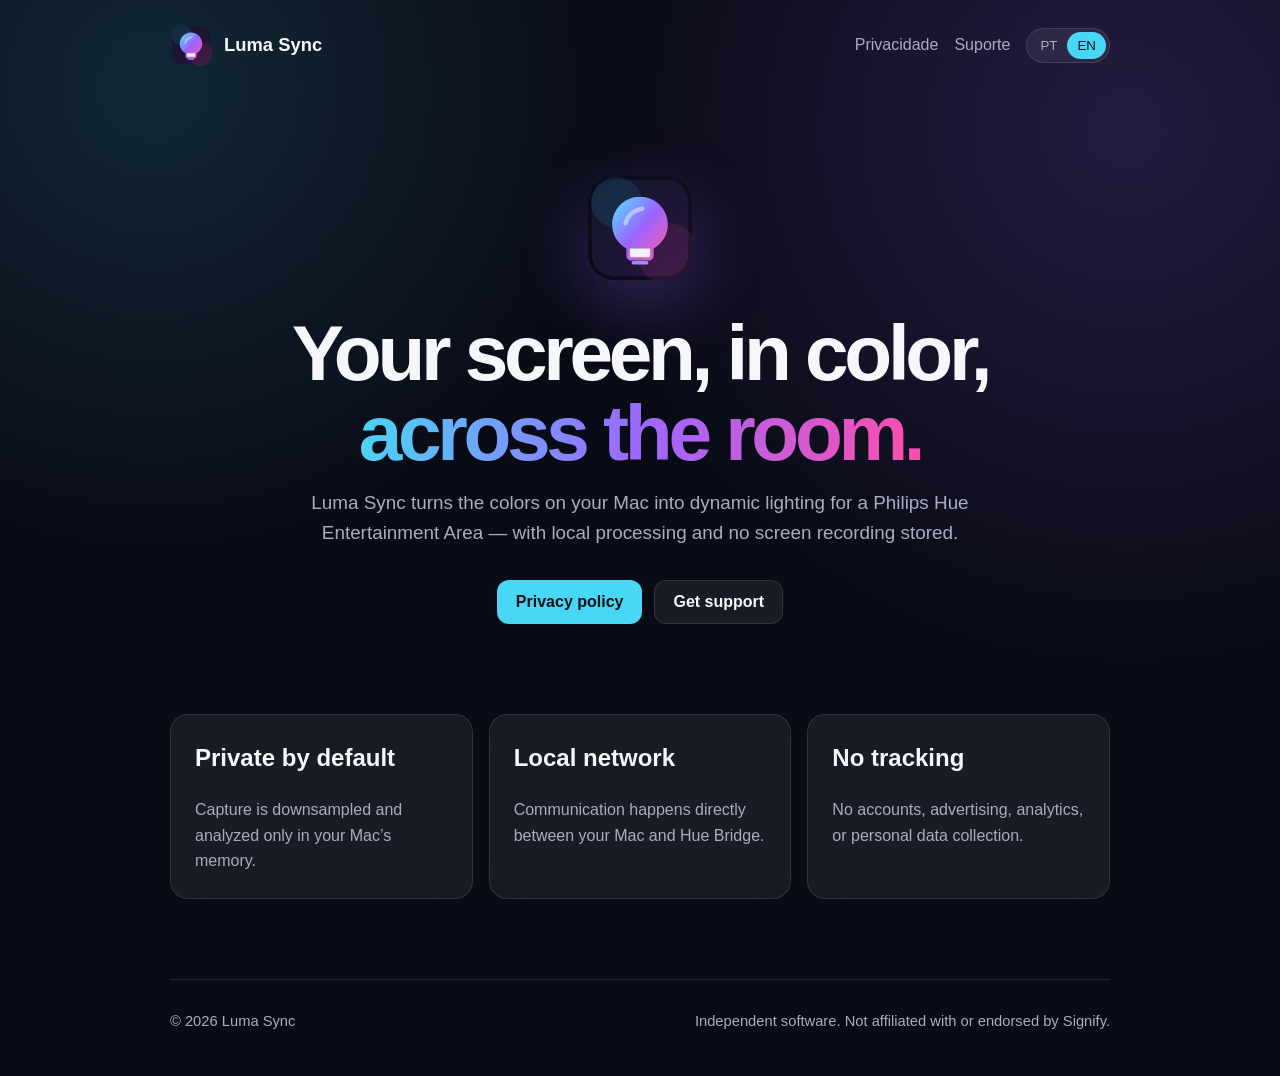
<file: index.html>
<!doctype html>
<html lang="pt-BR">
<head>
  <meta charset="utf-8">
  <meta name="viewport" content="width=device-width,initial-scale=1">
  <meta name="description" content="Luma Sync — sincronização local entre as cores da tela do Mac e luzes Philips Hue.">
  <title>Luma Sync</title>
  <link rel="icon" href="icon.svg">
  <link rel="stylesheet" href="styles.css">
  <script src="app.js" defer></script>
</head>
<body>
  <header class="shell">
    <a class="brand" href="./"><img src="icon.svg" alt=""><span>Luma Sync</span></a>
    <nav aria-label="Navegação principal">
      <a href="privacy/">Privacidade</a>
      <a href="support/">Suporte</a>
      <div class="language-switch" aria-label="Language">
        <button type="button" data-language-button="pt-BR" aria-pressed="true">PT</button>
        <button type="button" data-language-button="en" aria-pressed="false">EN</button>
      </div>
    </nav>
  </header>

  <main class="shell">
    <section class="hero">
      <img src="icon.svg" alt="Ícone do Luma Sync">
      <div data-lang="pt-BR">
        <h1>Sua tela, em cores,<br><span class="gradient-text">por toda a sala.</span></h1>
        <p class="lede">O Luma Sync transforma as cores do seu Mac em iluminação dinâmica para uma Área de Entretenimento Philips Hue — com processamento local e sem gravar sua tela.</p>
        <div class="actions"><a class="button primary" href="privacy/">Política de privacidade</a><a class="button" href="support/">Obter suporte</a></div>
      </div>
      <div data-lang="en" hidden>
        <h1>Your screen, in color,<br><span class="gradient-text">across the room.</span></h1>
        <p class="lede">Luma Sync turns the colors on your Mac into dynamic lighting for a Philips Hue Entertainment Area — with local processing and no screen recording stored.</p>
        <div class="actions"><a class="button primary" href="privacy/">Privacy policy</a><a class="button" href="support/">Get support</a></div>
      </div>
    </section>

    <section class="grid" data-lang="pt-BR">
      <article class="card"><h2>Privado por padrão</h2><p>A captura é reduzida e analisada somente na memória do Mac.</p></article>
      <article class="card"><h2>Rede local</h2><p>A comunicação ocorre diretamente entre o Mac e a Hue Bridge.</p></article>
      <article class="card"><h2>Sem rastreamento</h2><p>Sem contas, publicidade, analytics ou coleta de dados pessoais.</p></article>
    </section>
    <section class="grid" data-lang="en" hidden>
      <article class="card"><h2>Private by default</h2><p>Capture is downsampled and analyzed only in your Mac’s memory.</p></article>
      <article class="card"><h2>Local network</h2><p>Communication happens directly between your Mac and Hue Bridge.</p></article>
      <article class="card"><h2>No tracking</h2><p>No accounts, advertising, analytics, or personal data collection.</p></article>
    </section>
  </main>

  <footer class="shell"><p>© 2026 Luma Sync</p><p>Independent software. Not affiliated with or endorsed by Signify.</p></footer>
</body>
</html>
</file>
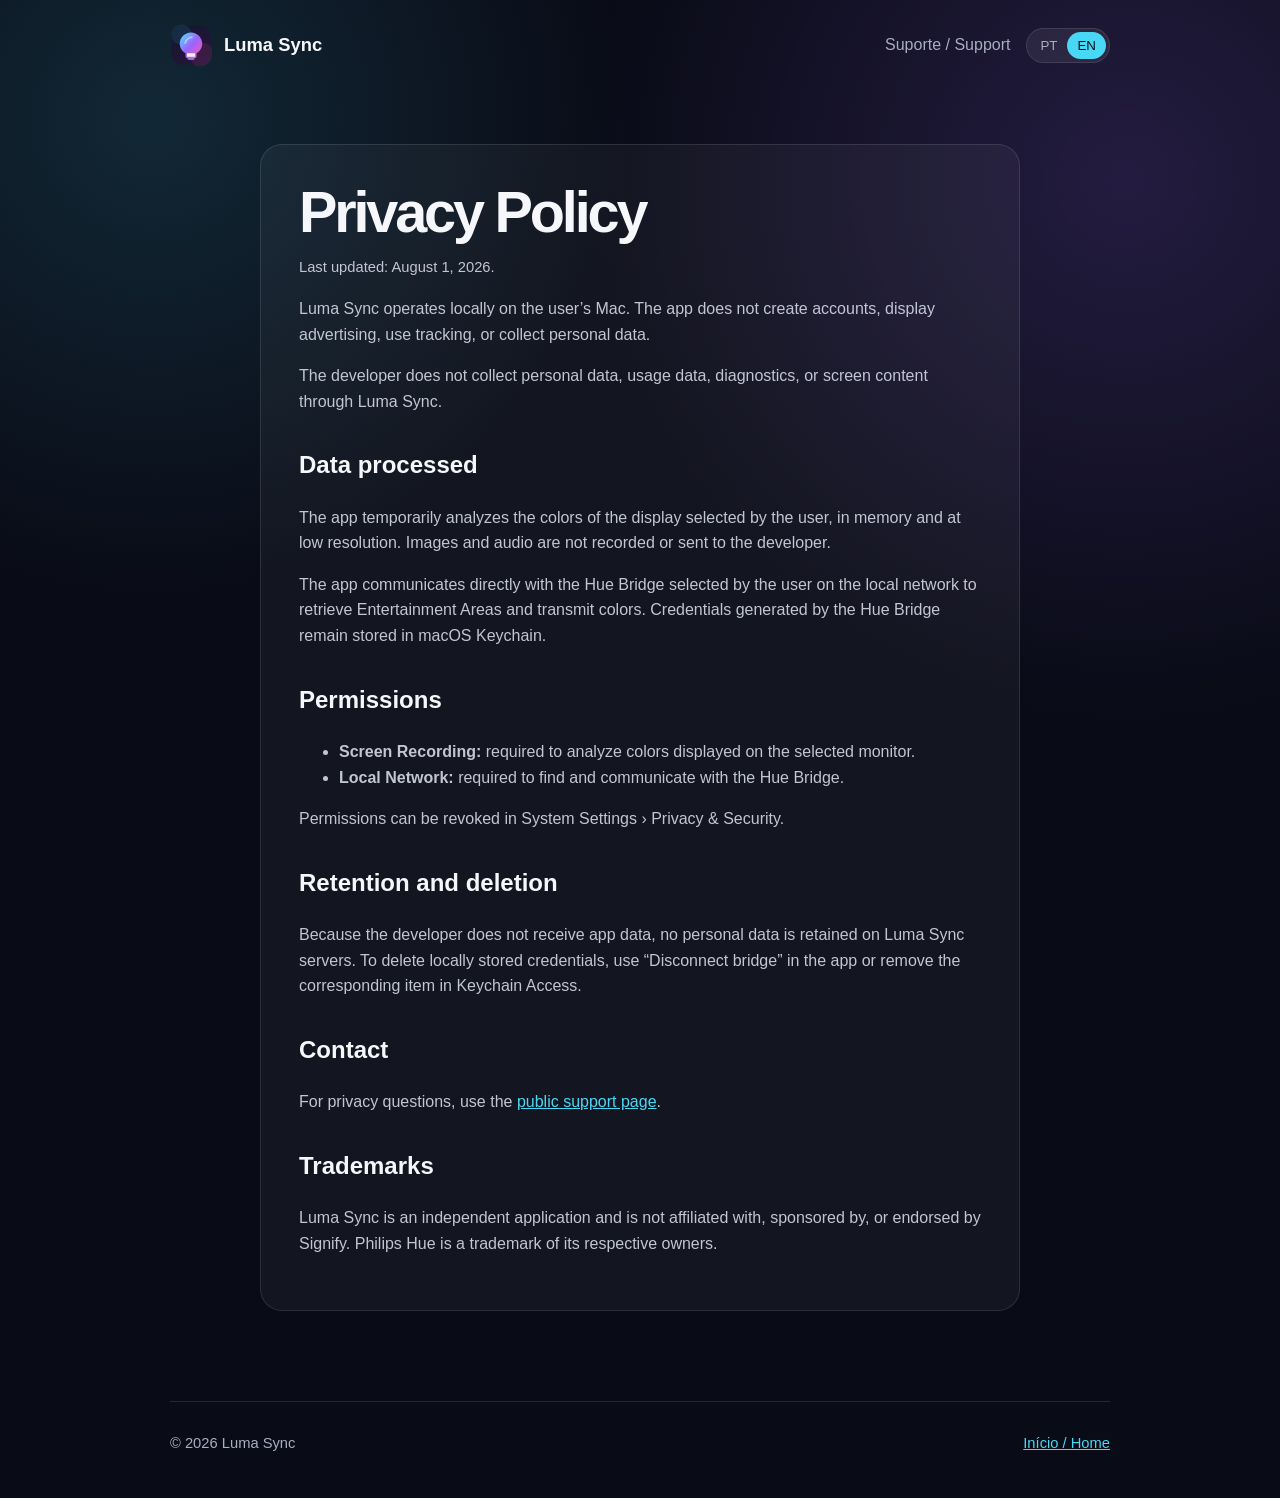
<file: privacy/index.html>
<!doctype html>
<html lang="pt-BR">
<head>
  <meta charset="utf-8">
  <meta name="viewport" content="width=device-width,initial-scale=1">
  <meta name="description" content="Política de Privacidade do Luma Sync / Luma Sync Privacy Policy">
  <title>Privacidade — Luma Sync</title>
  <link rel="icon" href="../icon.svg">
  <link rel="stylesheet" href="../styles.css">
  <script src="../app.js" defer></script>
</head>
<body>
  <header class="shell">
    <a class="brand" href="../"><img src="../icon.svg" alt=""><span>Luma Sync</span></a>
    <nav><a href="../support/">Suporte / Support</a><div class="language-switch" aria-label="Language"><button type="button" data-language-button="pt-BR" aria-pressed="true">PT</button><button type="button" data-language-button="en" aria-pressed="false">EN</button></div></nav>
  </header>

  <main class="shell">
    <article class="document" data-lang="pt-BR">
      <h1>Política de Privacidade</h1>
      <p class="updated">Última atualização: 1 de agosto de 2026.</p>
      <p>O Luma Sync opera localmente no Mac do usuário. O aplicativo não cria contas, não exibe publicidade, não utiliza rastreamento e não coleta dados pessoais.</p>
      <h2>Dados processados</h2>
      <p>O aplicativo analisa temporariamente, em memória e em baixa resolução, as cores da tela escolhida pelo usuário. As imagens e o áudio não são gravados nem enviados ao desenvolvedor.</p>
      <p>O aplicativo comunica-se diretamente com a Hue Bridge indicada pelo usuário na rede local para consultar Áreas de Entretenimento e transmitir cores. As credenciais geradas pela Hue Bridge ficam armazenadas no Chaves do macOS.</p>
      <h2>Permissões</h2>
      <ul><li><strong>Gravação da Tela:</strong> necessária para analisar as cores exibidas no monitor selecionado.</li><li><strong>Rede Local:</strong> necessária para localizar e comunicar-se com a Hue Bridge.</li></ul>
      <p>As permissões podem ser revogadas em Ajustes do Sistema › Privacidade e Segurança.</p>
      <h2>Retenção e exclusão</h2>
      <p>Como o desenvolvedor não recebe dados do aplicativo, não há dados pessoais mantidos em servidores do Luma Sync. Para apagar as credenciais locais, use “Desconectar bridge” no aplicativo ou remova o item correspondente no Acesso às Chaves.</p>
      <h2>Contato</h2>
      <p>Para dúvidas de privacidade, use a <a href="../support/">página pública de suporte</a>.</p>
      <h2>Marcas</h2>
      <p>Luma Sync é um aplicativo independente e não é afiliado, patrocinado ou endossado pela Signify. Philips Hue é uma marca de seus respectivos proprietários.</p>
    </article>

    <article class="document" data-lang="en" hidden>
      <h1>Privacy Policy</h1>
      <p class="updated">Last updated: August 1, 2026.</p>
      <p>Luma Sync operates locally on the user’s Mac. The app does not create accounts, display advertising, use tracking, or collect personal data.</p>
      <p>The developer does not collect personal data, usage data, diagnostics, or screen content through Luma Sync.</p>
      <h2>Data processed</h2>
      <p>The app temporarily analyzes the colors of the display selected by the user, in memory and at low resolution. Images and audio are not recorded or sent to the developer.</p>
      <p>The app communicates directly with the Hue Bridge selected by the user on the local network to retrieve Entertainment Areas and transmit colors. Credentials generated by the Hue Bridge remain stored in macOS Keychain.</p>
      <h2>Permissions</h2>
      <ul><li><strong>Screen Recording:</strong> required to analyze colors displayed on the selected monitor.</li><li><strong>Local Network:</strong> required to find and communicate with the Hue Bridge.</li></ul>
      <p>Permissions can be revoked in System Settings › Privacy &amp; Security.</p>
      <h2>Retention and deletion</h2>
      <p>Because the developer does not receive app data, no personal data is retained on Luma Sync servers. To delete locally stored credentials, use “Disconnect bridge” in the app or remove the corresponding item in Keychain Access.</p>
      <h2>Contact</h2>
      <p>For privacy questions, use the <a href="../support/">public support page</a>.</p>
      <h2>Trademarks</h2>
      <p>Luma Sync is an independent application and is not affiliated with, sponsored by, or endorsed by Signify. Philips Hue is a trademark of its respective owners.</p>
    </article>
  </main>
  <footer class="shell"><p>© 2026 Luma Sync</p><p><a href="../">Início / Home</a></p></footer>
</body>
</html>
</file>
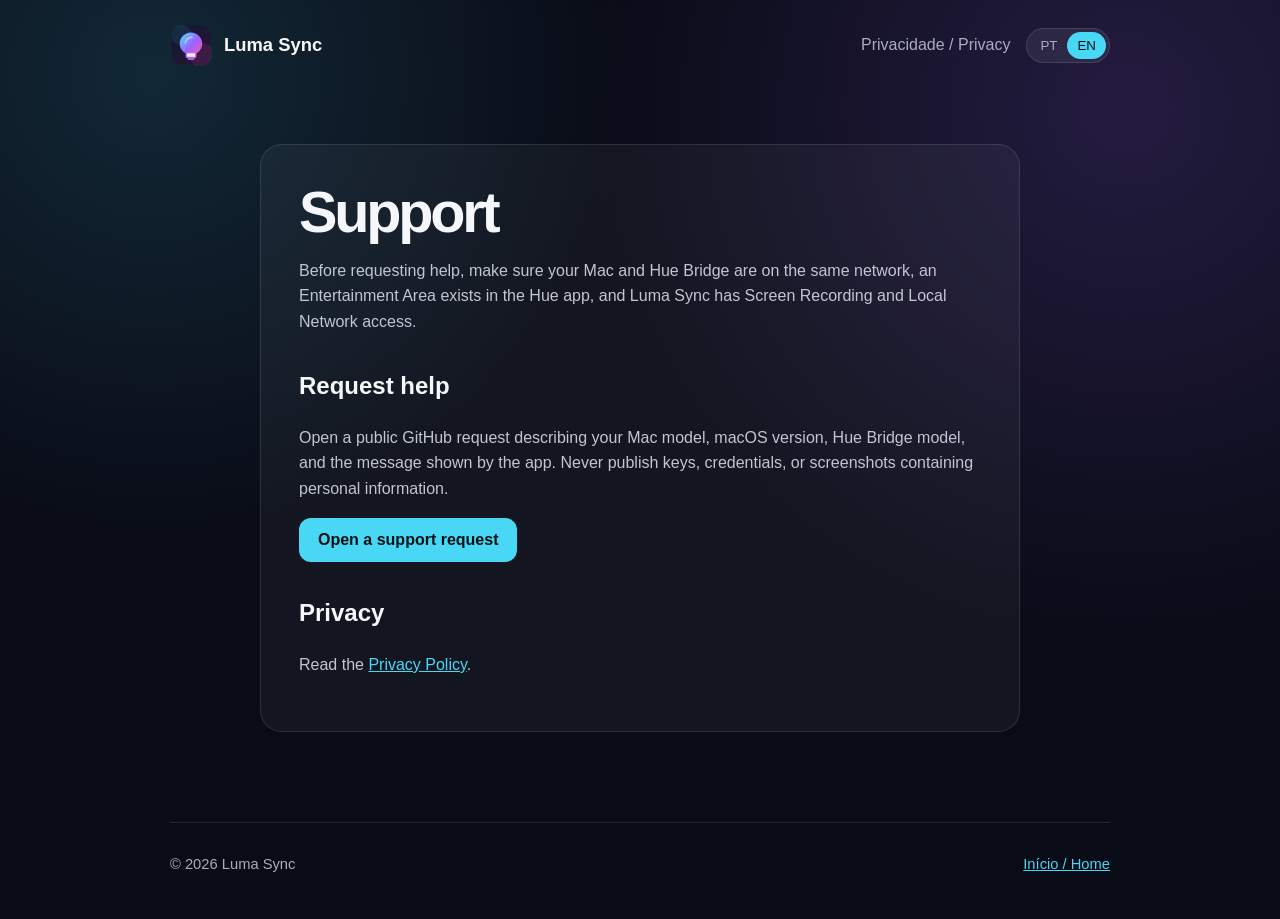
<file: support/index.html>
<!doctype html>
<html lang="pt-BR">
<head>
  <meta charset="utf-8">
  <meta name="viewport" content="width=device-width,initial-scale=1">
  <meta name="description" content="Suporte do Luma Sync / Luma Sync Support">
  <title>Suporte — Luma Sync</title>
  <link rel="icon" href="../icon.svg">
  <link rel="stylesheet" href="../styles.css">
  <script src="../app.js" defer></script>
</head>
<body>
  <header class="shell">
    <a class="brand" href="../"><img src="../icon.svg" alt=""><span>Luma Sync</span></a>
    <nav><a href="../privacy/">Privacidade / Privacy</a><div class="language-switch" aria-label="Language"><button type="button" data-language-button="pt-BR" aria-pressed="true">PT</button><button type="button" data-language-button="en" aria-pressed="false">EN</button></div></nav>
  </header>
  <main class="shell">
    <article class="document" data-lang="pt-BR">
      <h1>Suporte</h1>
      <p>Antes de pedir ajuda, confirme que o Mac e a Hue Bridge estão na mesma rede, que existe uma Área de Entretenimento no app Hue e que o Luma Sync tem acesso à Gravação da Tela e à Rede Local.</p>
      <h2>Como pedir ajuda</h2>
      <p>Abra uma solicitação pública no GitHub descrevendo o modelo do Mac, a versão do macOS, o modelo da Hue Bridge e a mensagem exibida pelo app. Nunca publique chaves, credenciais ou capturas com dados pessoais.</p>
      <p><a class="button primary" href="https://github.com/renatomott/luma-sync-site/issues/new">Abrir solicitação de suporte</a></p>
      <h2>Privacidade</h2>
      <p>Consulte a <a href="../privacy/">Política de Privacidade</a>.</p>
    </article>
    <article class="document" data-lang="en" hidden>
      <h1>Support</h1>
      <p>Before requesting help, make sure your Mac and Hue Bridge are on the same network, an Entertainment Area exists in the Hue app, and Luma Sync has Screen Recording and Local Network access.</p>
      <h2>Request help</h2>
      <p>Open a public GitHub request describing your Mac model, macOS version, Hue Bridge model, and the message shown by the app. Never publish keys, credentials, or screenshots containing personal information.</p>
      <p><a class="button primary" href="https://github.com/renatomott/luma-sync-site/issues/new">Open a support request</a></p>
      <h2>Privacy</h2>
      <p>Read the <a href="../privacy/">Privacy Policy</a>.</p>
    </article>
  </main>
  <footer class="shell"><p>© 2026 Luma Sync</p><p><a href="../">Início / Home</a></p></footer>
</body>
</html>
</file>
<file: styles.css>
:root {
  color-scheme: dark;
  --bg: #090b16;
  --surface: rgba(255, 255, 255, 0.065);
  --line: rgba(255, 255, 255, 0.11);
  --text: #f6f7fb;
  --muted: #a9adc0;
  --cyan: #48d8f5;
  --pink: #ff4eaa;
  --purple: #9c68ff;
}

* { box-sizing: border-box; }

html { scroll-behavior: smooth; }

body {
  margin: 0;
  min-height: 100vh;
  color: var(--text);
  background:
    radial-gradient(circle at 12% 8%, rgba(72, 216, 245, 0.14), transparent 30rem),
    radial-gradient(circle at 88% 12%, rgba(156, 104, 255, 0.18), transparent 34rem),
    var(--bg);
  font-family: -apple-system, BlinkMacSystemFont, "SF Pro Display", "Segoe UI", sans-serif;
  line-height: 1.6;
}

a { color: var(--cyan); }

.shell {
  width: min(940px, calc(100% - 40px));
  margin: 0 auto;
}

header {
  display: flex;
  align-items: center;
  justify-content: space-between;
  gap: 20px;
  padding: 24px 0;
}

.brand {
  display: inline-flex;
  align-items: center;
  gap: 12px;
  color: var(--text);
  text-decoration: none;
  font-weight: 760;
  font-size: 1.15rem;
}

.brand img {
  width: 42px;
  height: 42px;
  border-radius: 11px;
}

nav { display: flex; align-items: center; gap: 16px; }
nav a { color: var(--muted); text-decoration: none; }
nav a:hover { color: var(--text); }

.language-switch {
  display: inline-flex;
  padding: 3px;
  border: 1px solid var(--line);
  border-radius: 999px;
  background: var(--surface);
}

.language-switch button {
  border: 0;
  border-radius: 999px;
  padding: 6px 10px;
  color: var(--muted);
  background: transparent;
  cursor: pointer;
}

.language-switch button[aria-pressed="true"] {
  color: #071016;
  background: var(--cyan);
}

.hero { padding: 86px 0 62px; text-align: center; }
.hero img { width: 104px; height: 104px; border-radius: 26px; box-shadow: 0 24px 70px rgba(156, 104, 255, 0.3); }
h1 { margin: 26px 0 14px; font-size: clamp(2.5rem, 7vw, 4.9rem); line-height: 1.02; letter-spacing: -0.055em; }
.gradient-text { background: linear-gradient(100deg, var(--cyan), var(--purple), var(--pink)); background-clip: text; color: transparent; }
.lede { max-width: 670px; margin: 0 auto; color: var(--muted); font-size: 1.18rem; }

.actions { display: flex; justify-content: center; flex-wrap: wrap; gap: 12px; margin-top: 32px; }
.button { display: inline-flex; align-items: center; justify-content: center; min-height: 44px; padding: 0 18px; border: 1px solid var(--line); border-radius: 12px; color: var(--text); background: var(--surface); text-decoration: none; font-weight: 650; }
.button.primary { border-color: transparent; color: #061015; background: var(--cyan); }

.grid { display: grid; grid-template-columns: repeat(3, 1fr); gap: 16px; margin: 28px 0 80px; }
.card { padding: 24px; border: 1px solid var(--line); border-radius: 18px; background: var(--surface); backdrop-filter: blur(18px); }
.card h2, .card h3 { margin-top: 0; }
.card p { margin-bottom: 0; color: var(--muted); }

.document { max-width: 760px; margin: 54px auto 90px; padding: 38px; border: 1px solid var(--line); border-radius: 22px; background: rgba(255,255,255,0.045); }
.document h1 { margin-top: 0; font-size: clamp(2.2rem, 6vw, 3.6rem); }
.document h2 { margin-top: 2rem; }
.document p, .document li { color: #c2c5d2; }
.updated { color: var(--muted); font-size: .92rem; }

footer { display: flex; justify-content: space-between; gap: 18px; padding: 30px 0 42px; border-top: 1px solid var(--line); color: var(--muted); font-size: .92rem; }
footer p { margin: 0; }

[hidden] { display: none !important; }

@media (max-width: 720px) {
  header { align-items: flex-start; }
  nav { flex-wrap: wrap; justify-content: flex-end; }
  .hero { padding-top: 52px; }
  .grid { grid-template-columns: 1fr; }
  .document { padding: 24px; }
  footer { flex-direction: column; }
}
</file>
